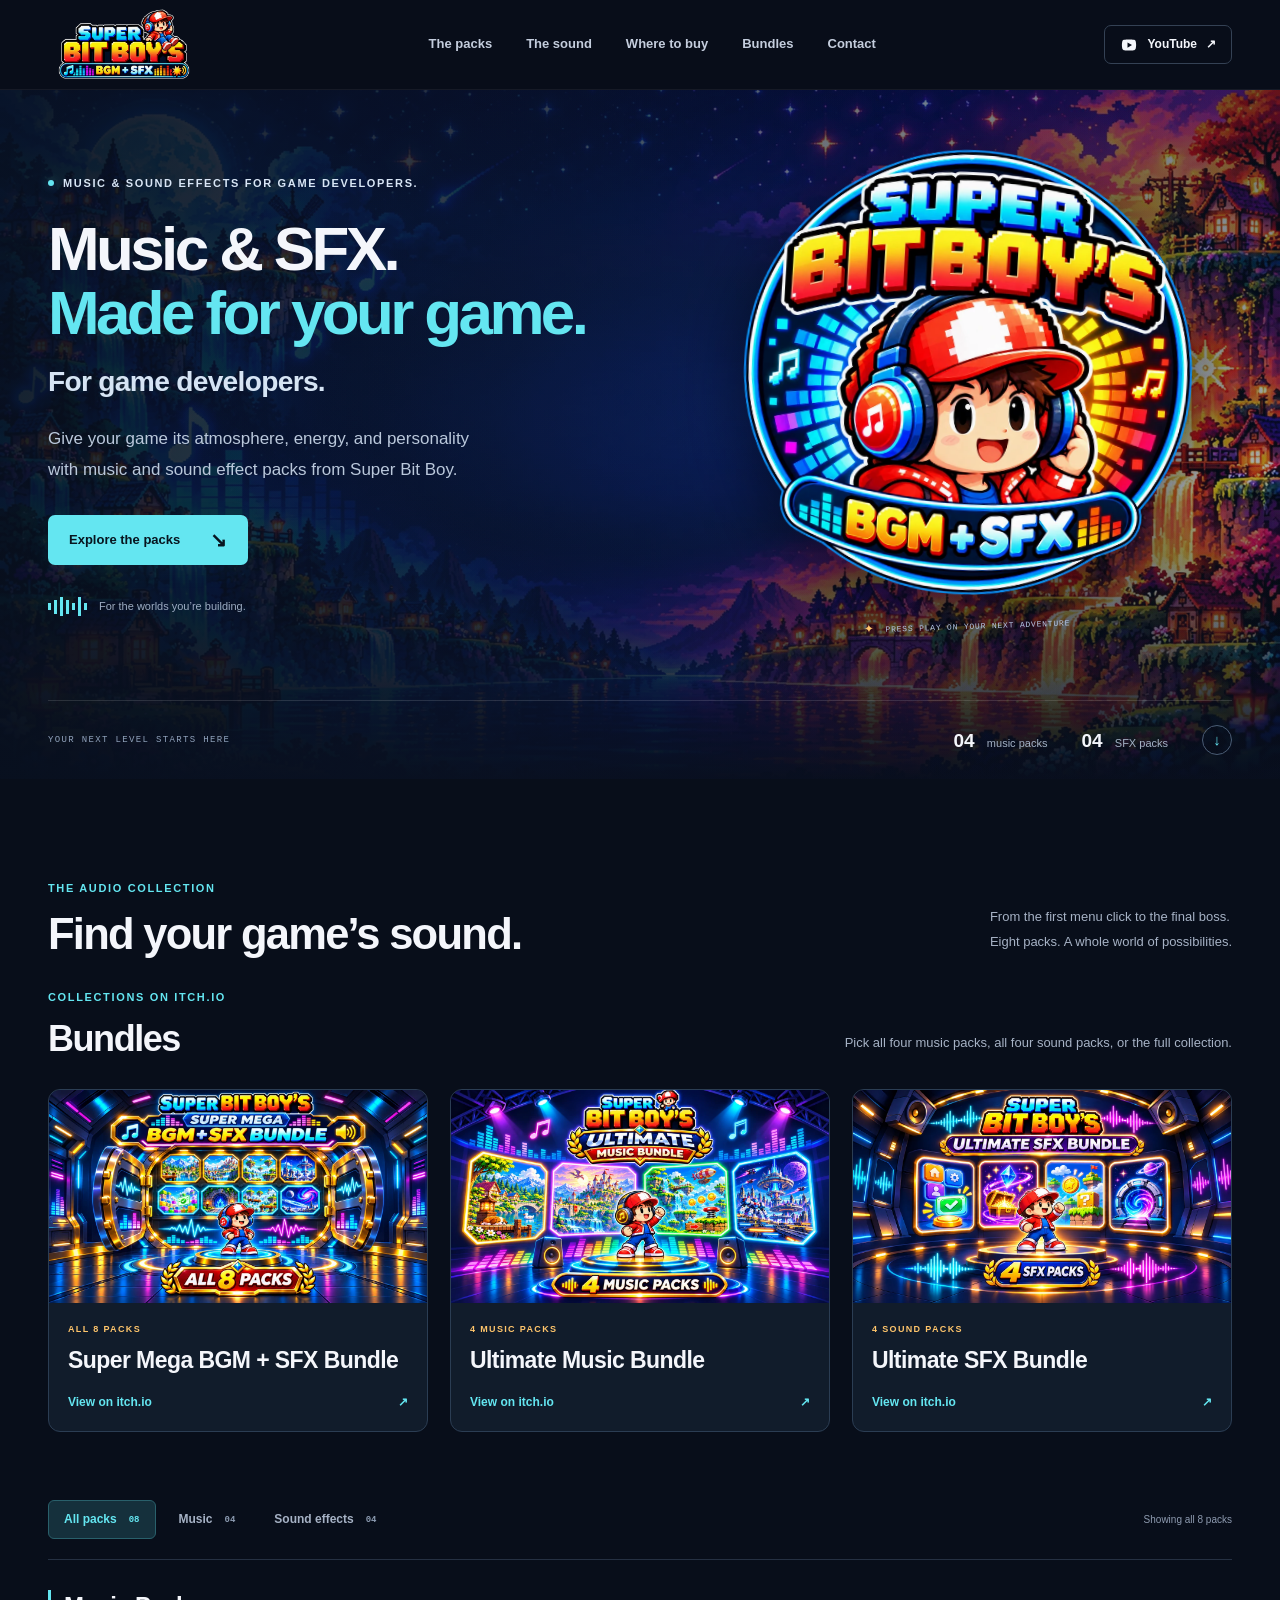
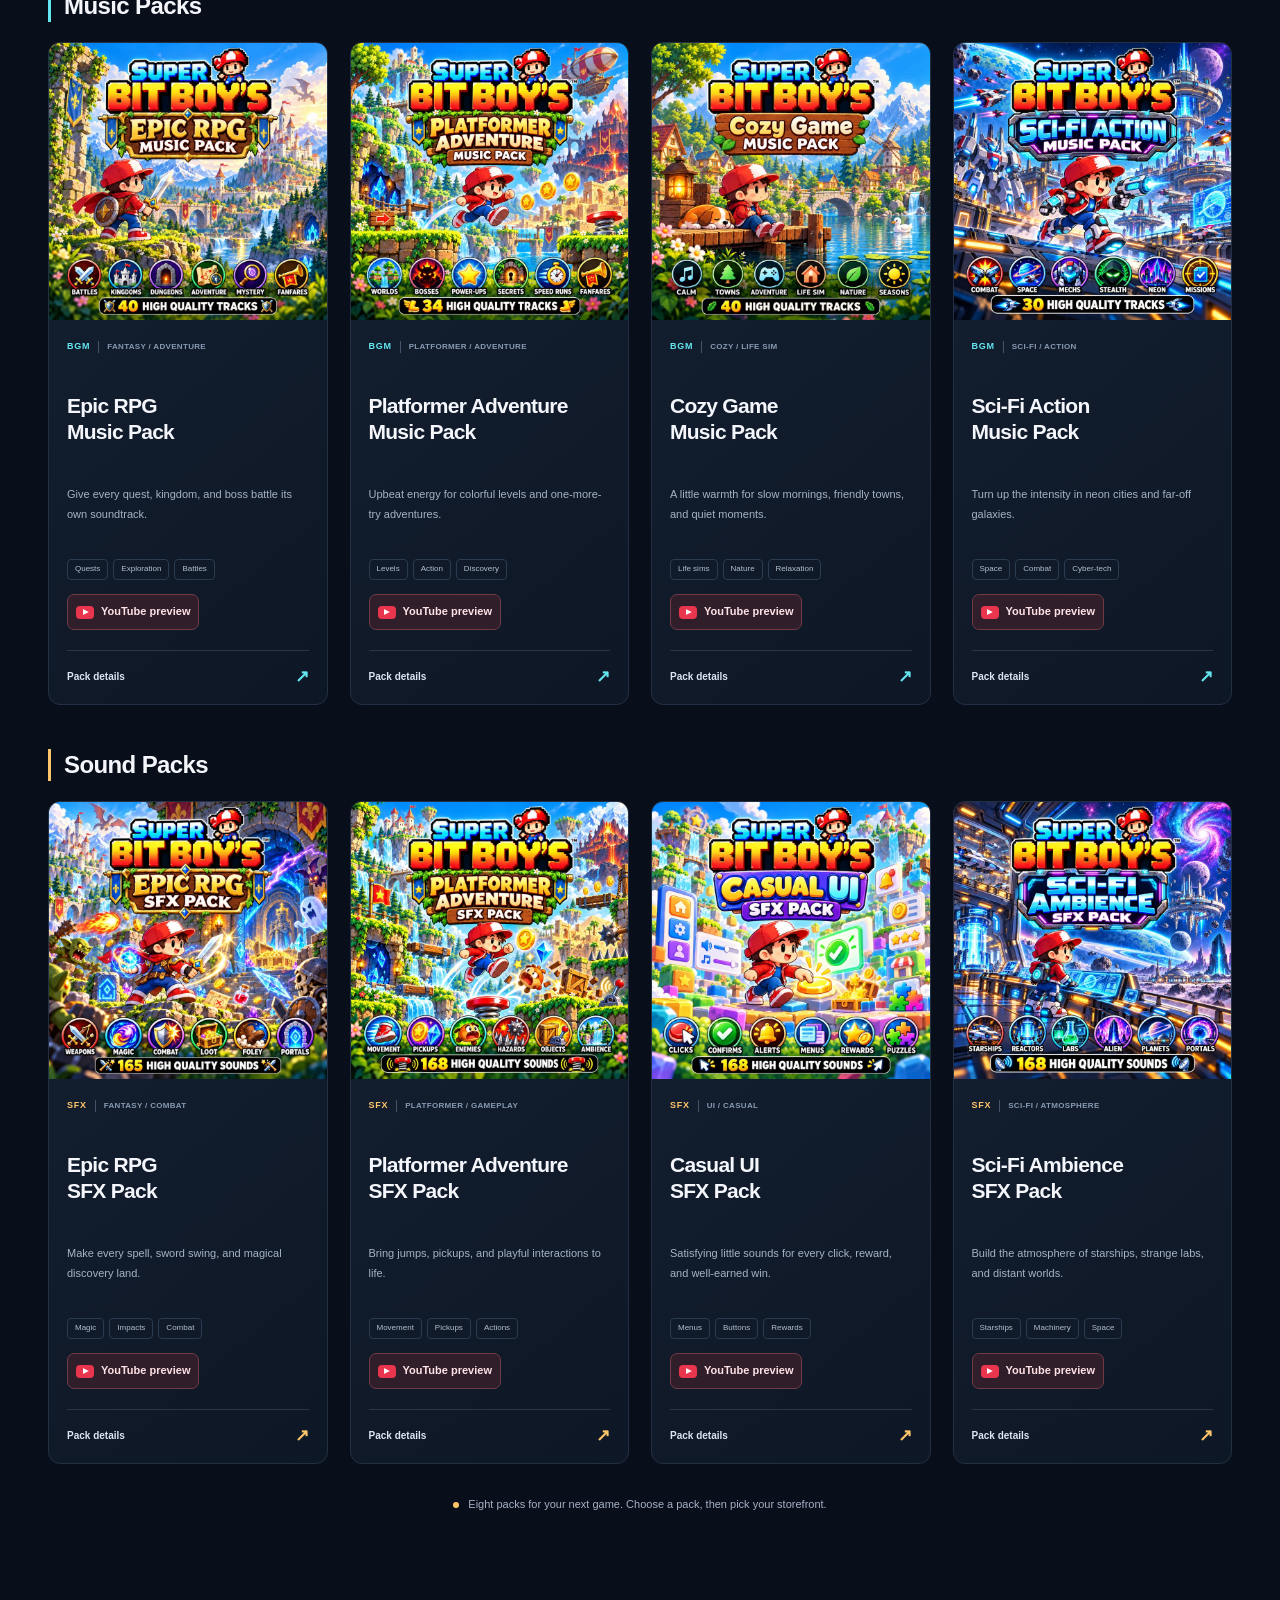
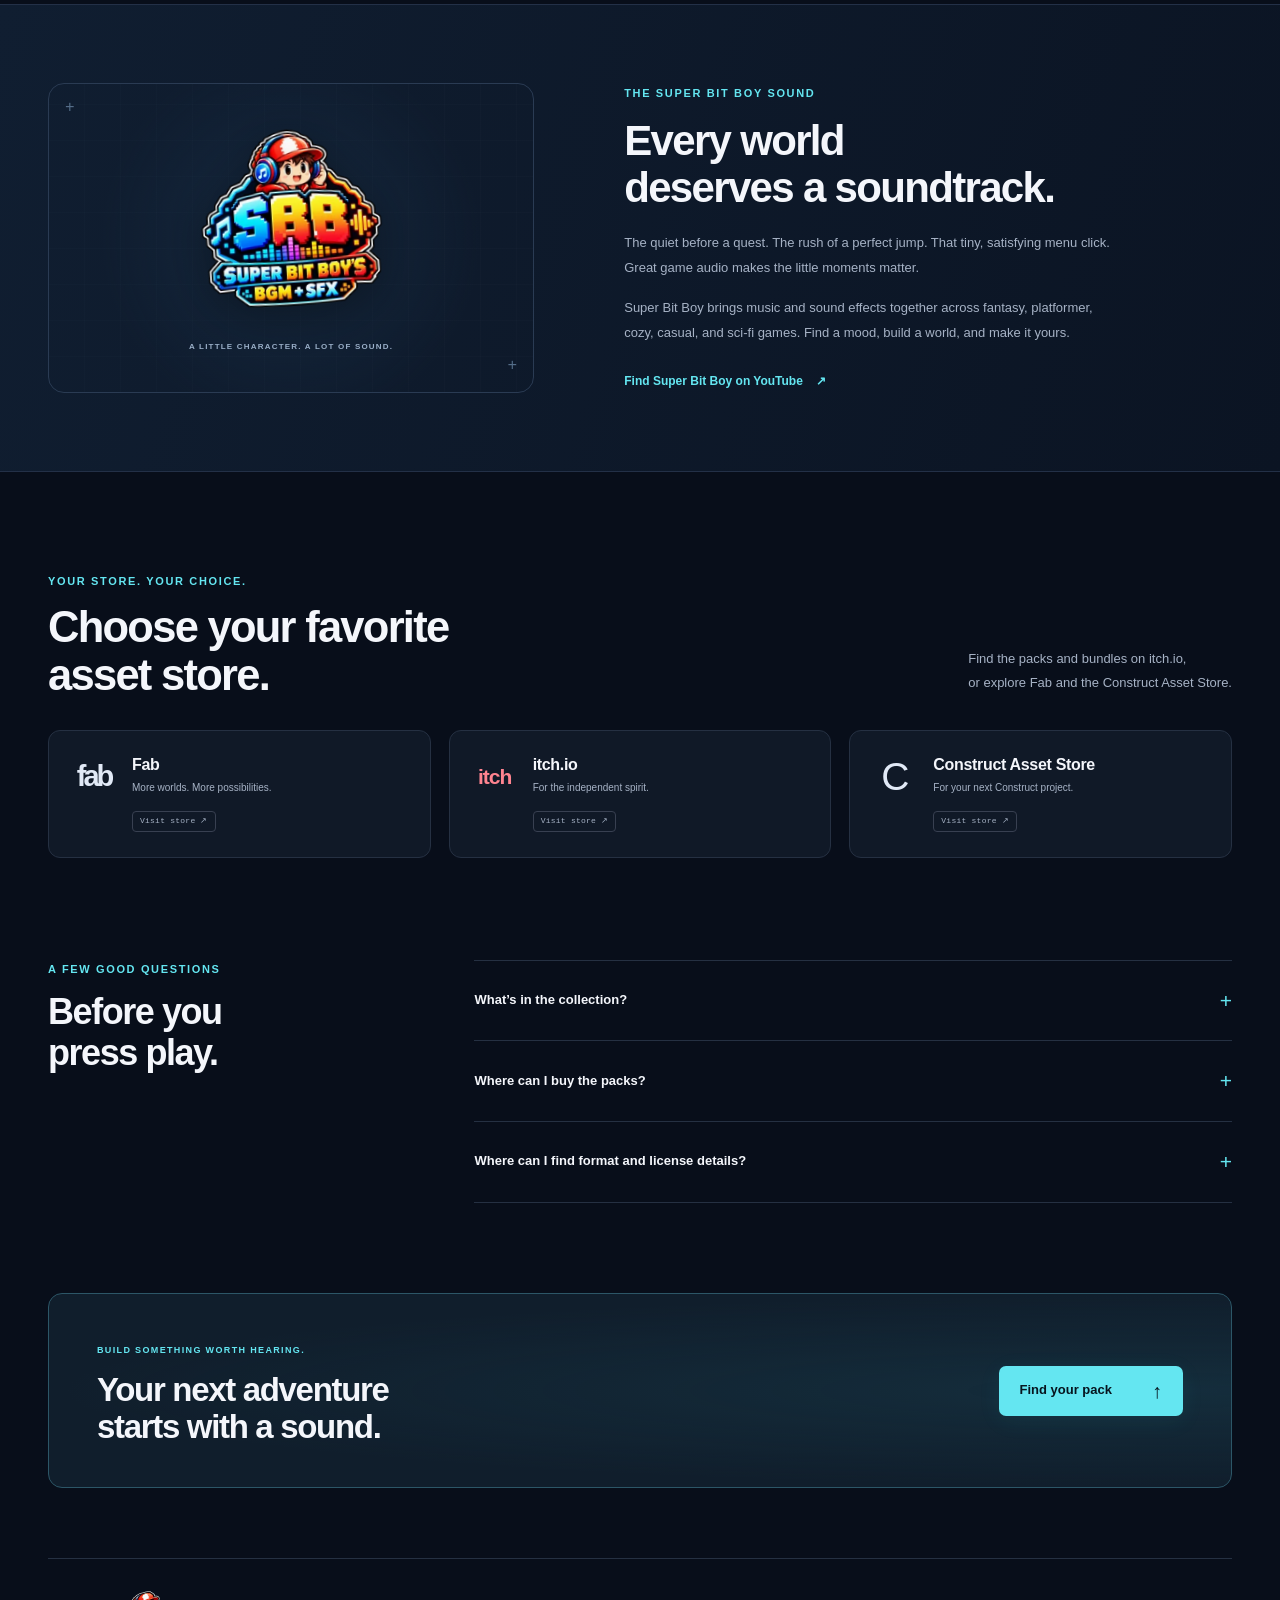
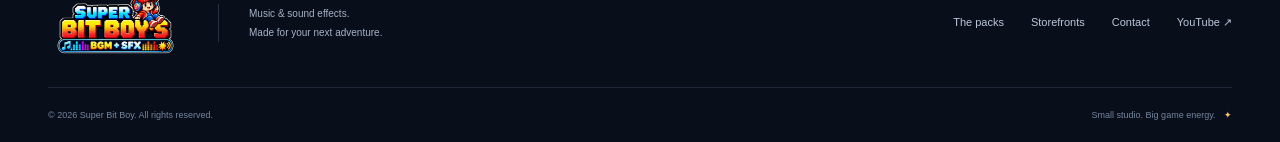
<file: index.html>
<!doctype html>
<html lang="en">
<head>
  <meta charset="utf-8">
  <meta name="viewport" content="width=device-width, initial-scale=1">
  <meta name="theme-color" content="#080e1a">
  <title>Super Bit Boy — Music & Sound Effects for Games</title>
  <meta name="description" content="Find the sound of your next adventure. Explore Super Bit Boy’s four game music packs and four sound effect libraries for cozy worlds, platformers, epic RPGs, and sci-fi games.">
  <meta property="og:title" content="Super Bit Boy — Music &amp; SFX. Made for your game.">
  <meta property="og:description" content="Music and sound effects for the worlds you’re building. Discover all eight Super Bit Boy audio packs.">
  <meta property="og:type" content="website">
  <meta property="og:url" content="https://superbitboy.github.io/">
  <meta property="og:image" content="https://superbitboy.github.io/social-preview.jpg">
  <meta name="twitter:card" content="summary_large_image">
  <link rel="canonical" href="https://superbitboy.github.io/">
  <link rel="icon" href="favicon.png" type="image/png">
  <link rel="preload" href="hero-world.webp" as="image">
  <link rel="stylesheet" href="styles.css?v=bundles-20261111">
  <script src="script.js?v=store-order-20261111" defer></script>
</head>
<body>
  <a class="skip-link" href="#packs">Skip to the packs</a>
  <header class="site-header">
    <div class="shell header-inner">
      <a href="#" class="brand" aria-label="Super Bit Boy home"><img src="logo-wordmark.webp" width="180" height="90" alt="Super Bit Boy’s BGM + SFX"></a>
      <nav aria-label="Main navigation">
        <a href="#packs">The packs</a>
        <a href="#about">The sound</a>
        <a href="#storefronts">Where to buy</a>
        <a href="#bundles">Bundles</a>
        <a href="contact.html">Contact</a>
      </nav>
      <a class="channel-link" aria-label="Super Bit Boy on YouTube" href="https://www.youtube.com/@SuperBitBoyAudio" target="_blank" rel="noopener noreferrer"><svg viewBox="0 0 24 24" aria-hidden="true"><path d="M21 7.2a3 3 0 0 0-2.1-2.1C17 4.6 12 4.6 12 4.6s-5 0-6.9.5A3 3 0 0 0 3 7.2 31 31 0 0 0 2.5 12a31 31 0 0 0 .5 4.8 3 3 0 0 0 2.1 2.1c1.9.5 6.9.5 6.9.5s5 0 6.9-.5a3 3 0 0 0 2.1-2.1 31 31 0 0 0 .5-4.8 31 31 0 0 0-.5-4.8Z"/><path class="play-cutout" d="m10 8.5 6 3.5-6 3.5Z"/></svg><span>YouTube</span><span aria-hidden="true">↗</span></a>
    </div>
  </header>

  <main>
    <section class="hero" aria-labelledby="hero-heading">
      <div class="hero-landscape" aria-hidden="true"></div>
      <div class="shell hero-inner">
        <div class="hero-copy">
          <p class="eyebrow"><span class="signal-dot"></span> Music &amp; sound effects for game developers.</p>
          <h1 id="hero-heading">Music &amp; SFX.<br><span>Made for your game.</span><small>For game developers.</small></h1>
          <p class="hero-description">Give your game its atmosphere, energy, and personality with music and sound effect packs from Super Bit Boy.</p>
          <div class="hero-actions">
            <a href="#packs" class="button button-primary">Explore the packs <span aria-hidden="true">↘</span></a>
          </div>
          <div class="hero-footnote"><span class="mini-wave" aria-hidden="true"><i></i><i></i><i></i><i></i><i></i><i></i><i></i></span> For the worlds you’re building.</div>
        </div>
        <div class="hero-art"><img src="logo-badge.webp" width="650" height="650" alt="Super Bit Boy wearing headphones, surrounded by a colorful audio pulse badge" fetchpriority="high"><span class="art-caption"><span aria-hidden="true">✦</span> PRESS PLAY ON YOUR NEXT ADVENTURE</span></div>
      </div>
      <div class="shell hero-bottom"><span>YOUR NEXT LEVEL STARTS HERE</span><div><span>04 <small>music packs</small></span><span>04 <small>SFX packs</small></span><a href="#packs" aria-label="Scroll to all eight packs">↓</a></div></div>
    </section>

    <section class="catalog section-space shell" id="packs" aria-labelledby="catalog-heading">
      <div class="section-heading">
        <div><p class="eyebrow cyan">The audio collection</p><h2 id="catalog-heading">Find your game’s sound.</h2></div>
        <p>From the first menu click to the final boss.<br>Eight packs. A whole world of possibilities.</p>
      </div>
      <section class="bundle-section" id="bundles" aria-labelledby="bundles-heading">
        <div class="section-heading">
          <div><p class="eyebrow cyan">Collections on itch.io</p><h3 id="bundles-heading">Bundles</h3></div>
          <p>Pick all four music packs, all four sound packs, or the full collection.</p>
        </div>
        <div class="bundle-grid">
          <a class="bundle-card" href="https://itch.io/s/217199/super-bit-boys-super-mega-bgm-sfx-bundle" target="_blank" rel="noopener noreferrer">
            <img src="bundle-super-mega.webp" width="1280" height="720" alt="" loading="lazy" decoding="async">
            <div class="bundle-info"><p class="eyebrow">All 8 packs</p><h4>Super Mega BGM + SFX Bundle</h4><span class="bundle-cta">View on itch.io <span aria-hidden="true">↗</span></span></div>
          </a>
          <a class="bundle-card" href="https://itch.io/s/217195/super-bit-boys-ultimate-music-bundle" target="_blank" rel="noopener noreferrer">
            <img src="bundle-ultimate-music.webp" width="1280" height="720" alt="" loading="lazy" decoding="async">
            <div class="bundle-info"><p class="eyebrow">4 music packs</p><h4>Ultimate Music Bundle</h4><span class="bundle-cta">View on itch.io <span aria-hidden="true">↗</span></span></div>
          </a>
          <a class="bundle-card" href="https://itch.io/s/217196/super-bit-boys-ultimate-sfx-bundle" target="_blank" rel="noopener noreferrer">
            <img src="bundle-ultimate-sfx.webp" width="1280" height="720" alt="" loading="lazy" decoding="async">
            <div class="bundle-info"><p class="eyebrow">4 sound packs</p><h4>Ultimate SFX Bundle</h4><span class="bundle-cta">View on itch.io <span aria-hidden="true">↗</span></span></div>
          </a>
        </div>
      </section>
      <div class="catalog-toolbar">
        <div class="filters" role="group" aria-label="Filter audio packs">
          <button type="button" class="filter active" data-filter="all" aria-pressed="true">All packs <span>08</span></button>
          <button type="button" class="filter" data-filter="music" aria-pressed="false">Music <span>04</span></button>
          <button type="button" class="filter" data-filter="sfx" aria-pressed="false">Sound effects <span>04</span></button>
        </div>
        <span class="result-count" role="status" aria-live="polite">Showing all 8 packs</span>
      </div>
      <section class="pack-group" data-pack-group="music" aria-labelledby="music-packs-heading">
        <h3 class="pack-group-heading" id="music-packs-heading">Music Packs</h3>
        <div class="pack-grid">
        <article class="pack-card" data-id="epic-music" data-type="music">
          <div class="cover-art"><img src="pack-epic-rpg-music.webp" width="800" height="800" loading="lazy" alt="Super Bit Boy’s Epic RPG Music Pack cover: a fantasy kingdom and a hero overlooking a river"><span class="cover-action" aria-hidden="true">Explore pack ↗</span></div>
          <div class="pack-info"><p class="pack-category">BGM <span>Fantasy / Adventure</span></p><h4 class="pack-title">Epic RPG<br>Music Pack</h4><p class="pack-description">Give every quest, kingdom, and boss battle its own soundtrack.</p><div class="pack-tags"><span>Quests</span><span>Exploration</span><span>Battles</span></div><a class="preview-link" href="https://youtu.be/A2XPcr0JZfk" target="_blank" rel="noopener noreferrer" aria-label="Watch the Epic RPG Music Pack preview on YouTube"><span class="preview-play" aria-hidden="true">▶</span><span>YouTube preview</span></a><button class="details-link card-open" type="button" data-open="epic-music" aria-label="Explore Super Bit Boy’s Epic RPG Music Pack" aria-haspopup="dialog" aria-controls="pack-dialog">Pack details <span aria-hidden="true">↗</span></button></div>
        </article>
        <article class="pack-card" data-id="platformer-music" data-type="music">
          <div class="cover-art"><img src="pack-platformer-music.webp" width="800" height="800" loading="lazy" alt="Super Bit Boy’s Platformer Adventure Music Pack cover: a colorful platforming world with coins, castles, and an airship"><span class="cover-action" aria-hidden="true">Explore pack ↗</span></div>
          <div class="pack-info"><p class="pack-category">BGM <span>Platformer / Adventure</span></p><h4 class="pack-title">Platformer Adventure<br>Music Pack</h4><p class="pack-description">Upbeat energy for colorful levels and one-more-try adventures.</p><div class="pack-tags"><span>Levels</span><span>Action</span><span>Discovery</span></div><a class="preview-link" href="https://youtu.be/7VGKNUa0sGg" target="_blank" rel="noopener noreferrer" aria-label="Watch the Platformer Adventure Music Pack preview on YouTube"><span class="preview-play" aria-hidden="true">▶</span><span>YouTube preview</span></a><button class="details-link card-open" type="button" data-open="platformer-music" aria-label="Explore Super Bit Boy’s Platformer Adventure Music Pack" aria-haspopup="dialog" aria-controls="pack-dialog">Pack details <span aria-hidden="true">↗</span></button></div>
        </article>
        <article class="pack-card" data-id="cozy-music" data-type="music">
          <div class="cover-art"><img src="pack-cozy-music.webp" width="800" height="800" loading="lazy" alt="Super Bit Boy’s Cozy Game Music Pack cover: a peaceful lakeside village and a boy relaxing with a dog"><span class="cover-action" aria-hidden="true">Explore pack ↗</span></div>
          <div class="pack-info"><p class="pack-category">BGM <span>Cozy / Life Sim</span></p><h4 class="pack-title">Cozy Game<br>Music Pack</h4><p class="pack-description">A little warmth for slow mornings, friendly towns, and quiet moments.</p><div class="pack-tags"><span>Life sims</span><span>Nature</span><span>Relaxation</span></div><a class="preview-link" href="https://youtu.be/aCX2YBzei1s" target="_blank" rel="noopener noreferrer" aria-label="Watch the Cozy Game Music Pack preview on YouTube"><span class="preview-play" aria-hidden="true">▶</span><span>YouTube preview</span></a><button class="details-link card-open" type="button" data-open="cozy-music" aria-label="Explore Super Bit Boy’s Cozy Game Music Pack" aria-haspopup="dialog" aria-controls="pack-dialog">Pack details <span aria-hidden="true">↗</span></button></div>
        </article>
        <article class="pack-card" data-id="scifi-music" data-type="music">
          <div class="cover-art"><img src="pack-scifi-music.webp" width="800" height="800" loading="lazy" alt="Super Bit Boy’s Sci-Fi Action Music Pack cover: a futuristic city, spacecraft, and a hero with a blaster"><span class="cover-action" aria-hidden="true">Explore pack ↗</span></div>
          <div class="pack-info"><p class="pack-category">BGM <span>Sci-Fi / Action</span></p><h4 class="pack-title">Sci-Fi Action<br>Music Pack</h4><p class="pack-description">Turn up the intensity in neon cities and far-off galaxies.</p><div class="pack-tags"><span>Space</span><span>Combat</span><span>Cyber-tech</span></div><a class="preview-link" href="https://youtu.be/1FHyv8AVSOw" target="_blank" rel="noopener noreferrer" aria-label="Watch the Sci-Fi Action Music Pack preview on YouTube"><span class="preview-play" aria-hidden="true">▶</span><span>YouTube preview</span></a><button class="details-link card-open" type="button" data-open="scifi-music" aria-label="Explore Super Bit Boy’s Sci-Fi Action Music Pack" aria-haspopup="dialog" aria-controls="pack-dialog">Pack details <span aria-hidden="true">↗</span></button></div>
        </article>
        </div>
      </section>
      <section class="pack-group" data-pack-group="sfx" aria-labelledby="sound-packs-heading">
        <h3 class="pack-group-heading" id="sound-packs-heading">Sound Packs</h3>
        <div class="pack-grid">
        <article class="pack-card sfx" data-id="epic-sfx" data-type="sfx">
          <div class="cover-art"><img src="pack-epic-rpg-sfx.webp" width="800" height="800" loading="lazy" alt="Super Bit Boy’s Epic RPG SFX Pack cover: a hero with a glowing sword and magical fantasy effects"><span class="cover-action" aria-hidden="true">Explore pack ↗</span></div>
          <div class="pack-info"><p class="pack-category">SFX <span>Fantasy / Combat</span></p><h4 class="pack-title">Epic RPG<br>SFX Pack</h4><p class="pack-description">Make every spell, sword swing, and magical discovery land.</p><div class="pack-tags"><span>Magic</span><span>Impacts</span><span>Combat</span></div><a class="preview-link" href="https://youtu.be/gAl2kveKrM0" target="_blank" rel="noopener noreferrer" aria-label="Watch the Epic RPG SFX Pack preview on YouTube"><span class="preview-play" aria-hidden="true">▶</span><span>YouTube preview</span></a><button class="details-link card-open" type="button" data-open="epic-sfx" aria-label="Explore Super Bit Boy’s Epic RPG SFX Pack" aria-haspopup="dialog" aria-controls="pack-dialog">Pack details <span aria-hidden="true">↗</span></button></div>
        </article>
        <article class="pack-card sfx" data-id="platformer-sfx" data-type="sfx">
          <div class="cover-art"><img src="pack-platformer-sfx.webp" width="800" height="800" loading="lazy" alt="Super Bit Boy’s Platformer Adventure SFX Pack cover: a jumping hero, coins, springs, and colorful levels"><span class="cover-action" aria-hidden="true">Explore pack ↗</span></div>
          <div class="pack-info"><p class="pack-category">SFX <span>Platformer / Gameplay</span></p><h4 class="pack-title">Platformer Adventure<br>SFX Pack</h4><p class="pack-description">Bring jumps, pickups, and playful interactions to life.</p><div class="pack-tags"><span>Movement</span><span>Pickups</span><span>Actions</span></div><a class="preview-link" href="https://youtu.be/pwd_7sfsOOM" target="_blank" rel="noopener noreferrer" aria-label="Watch the Platformer Adventure SFX Pack preview on YouTube"><span class="preview-play" aria-hidden="true">▶</span><span>YouTube preview</span></a><button class="details-link card-open" type="button" data-open="platformer-sfx" aria-label="Explore Super Bit Boy’s Platformer Adventure SFX Pack" aria-haspopup="dialog" aria-controls="pack-dialog">Pack details <span aria-hidden="true">↗</span></button></div>
        </article>
        <article class="pack-card sfx" data-id="ui-sfx" data-type="sfx">
          <div class="cover-art"><img src="pack-ui-sfx.webp" width="800" height="800" loading="lazy" alt="Super Bit Boy’s Casual UI SFX Pack cover: bright menu icons, buttons, stars, and rewards"><span class="cover-action" aria-hidden="true">Explore pack ↗</span></div>
          <div class="pack-info"><p class="pack-category">SFX <span>UI / Casual</span></p><h4 class="pack-title">Casual UI<br>SFX Pack</h4><p class="pack-description">Satisfying little sounds for every click, reward, and well-earned win.</p><div class="pack-tags"><span>Menus</span><span>Buttons</span><span>Rewards</span></div><a class="preview-link" href="https://youtu.be/GcvU8d2P8Kk" target="_blank" rel="noopener noreferrer" aria-label="Watch the Casual UI SFX Pack preview on YouTube"><span class="preview-play" aria-hidden="true">▶</span><span>YouTube preview</span></a><button class="details-link card-open" type="button" data-open="ui-sfx" aria-label="Explore Super Bit Boy’s Casual UI SFX Pack" aria-haspopup="dialog" aria-controls="pack-dialog">Pack details <span aria-hidden="true">↗</span></button></div>
        </article>
        <article class="pack-card sfx" data-id="scifi-sfx" data-type="sfx">
          <div class="cover-art"><img src="pack-scifi-sfx.webp" width="800" height="800" loading="lazy" alt="Super Bit Boy’s Sci-Fi Ambience SFX Pack cover: a space station, glowing portals, and distant planets"><span class="cover-action" aria-hidden="true">Explore pack ↗</span></div>
          <div class="pack-info"><p class="pack-category">SFX <span>Sci-Fi / Atmosphere</span></p><h4 class="pack-title">Sci-Fi Ambience<br>SFX Pack</h4><p class="pack-description">Build the atmosphere of starships, strange labs, and distant worlds.</p><div class="pack-tags"><span>Starships</span><span>Machinery</span><span>Space</span></div><a class="preview-link" href="https://youtu.be/keBnncFh3bg" target="_blank" rel="noopener noreferrer" aria-label="Watch the Sci-Fi Ambience SFX Pack preview on YouTube"><span class="preview-play" aria-hidden="true">▶</span><span>YouTube preview</span></a><button class="details-link card-open" type="button" data-open="scifi-sfx" aria-label="Explore Super Bit Boy’s Sci-Fi Ambience SFX Pack" aria-haspopup="dialog" aria-controls="pack-dialog">Pack details <span aria-hidden="true">↗</span></button></div>
        </article>
        </div>
      </section>
      <noscript><p class="notice">All eight packs are shown above. Enable JavaScript to filter the collection and open pack details, or choose a storefront below.</p></noscript>
      <p class="catalog-note"><span class="signal-dot amber"></span> Eight packs for your next game. Choose a pack, then pick your storefront.</p>
    </section>

    <section class="sound-section" id="about" aria-labelledby="sound-heading">
      <div class="shell sound-inner">
        <div class="sound-brand"><img src="logo-crest.webp" width="170" height="170" loading="lazy" alt="Super Bit Boy SBB sound core crest"><span class="eyebrow">A little character. A lot of sound.</span></div>
        <div class="sound-copy"><p class="eyebrow cyan">The Super Bit Boy sound</p><h2 id="sound-heading">Every world<br>deserves a soundtrack.</h2><p>The quiet before a quest. The rush of a perfect jump. That tiny, satisfying menu click. Great game audio makes the little moments matter.</p><p>Super Bit Boy brings music and sound effects together across fantasy, platformer, cozy, casual, and sci-fi games. Find a mood, build a world, and make it yours.</p><a class="text-link" href="https://www.youtube.com/@SuperBitBoyAudio" target="_blank" rel="noopener noreferrer">Find Super Bit Boy on YouTube <span aria-hidden="true">↗</span></a></div>
      </div>
    </section>

    <section class="store-section section-space shell" id="storefronts" aria-labelledby="store-heading">
      <div class="section-heading"><div><p class="eyebrow cyan">Your store. Your choice.</p><h2 id="store-heading">Choose your favorite<br>asset store.</h2></div><p>Find the packs and bundles on itch.io,<br>or explore Fab and the Construct Asset Store.</p></div>
      <div class="store-grid">
        <a class="store-card" href="https://www.fab.com/" target="_blank" rel="noopener noreferrer"><span class="store-symbol fab" aria-hidden="true">fab</span><div><h3>Fab</h3><p>More worlds. More possibilities.</p></div><span class="status-badge">Visit store ↗</span></a>
        <a class="store-card" href="https://superbitboy.itch.io/" target="_blank" rel="noopener noreferrer"><span class="store-symbol itch" aria-hidden="true">itch</span><div><h3>itch.io</h3><p>For the independent spirit.</p></div><span class="status-badge">Visit store ↗</span></a>
        <a class="store-card" href="https://www.construct.net/en/game-assets" target="_blank" rel="noopener noreferrer"><span class="store-symbol" aria-hidden="true">C</span><div><h3>Construct Asset Store</h3><p>For your next Construct project.</p></div><span class="status-badge">Visit store ↗</span></a>
      </div>
    </section>

    <section class="faq-section shell" aria-labelledby="faq-heading">
      <div><p class="eyebrow cyan">A few good questions</p><h2 id="faq-heading">Before you<br> press play.</h2></div>
      <div class="faq-list">
        <details><summary>What’s in the collection?<span aria-hidden="true">+</span></summary><p>There are four BGM packs: Epic RPG, Platformer Adventure, Cozy Game, and Sci-Fi Action. The four SFX packs are Epic RPG, Platformer Adventure, Casual UI, and Sci-Fi Ambience. Open a pack above to explore its theme and intended uses.</p></details>
        <details><summary>Where can I buy the packs?<span aria-hidden="true">+</span></summary><p>Shop Super Bit Boy packs on itch.io. You can also browse Fab and the Construct Asset Store from the storefront links above. Check each product listing for pricing, formats, and license details.</p></details>
        <details><summary>Where can I find format and license details?<span aria-hidden="true">+</span></summary><p>Check the documentation and license supplied with the edition you choose, along with its store listing. Formats, included files, and usage terms may vary by edition and storefront.</p></details>
      </div>
    </section>

    <section class="closing shell"><div><span class="eyebrow">Build something worth hearing.</span><h2>Your next adventure<br>starts with a sound.</h2></div><a href="#packs" class="button button-primary">Find your pack <span aria-hidden="true">↑</span></a></section>
  </main>

  <footer class="site-footer shell">
    <div class="footer-top"><a href="#" aria-label="Super Bit Boy home"><img src="logo-wordmark.webp" alt="Super Bit Boy’s BGM + SFX" width="170" height="85" loading="lazy"></a><p>Music & sound effects.<br>Made for your next adventure.</p><nav aria-label="Footer navigation"><a href="#packs">The packs</a><a href="#storefronts">Storefronts</a><a href="contact.html">Contact</a><a href="https://www.youtube.com/@SuperBitBoyAudio" target="_blank" rel="noopener noreferrer">YouTube ↗</a></nav></div>
    <div class="footer-bottom"><span>© <span id="year">2026</span> Super Bit Boy. All rights reserved.</span><span>Small studio. Big game energy. <span class="tiny-spark" aria-hidden="true">✦</span></span></div>
  </footer>

  <dialog class="pack-dialog" id="pack-dialog" aria-labelledby="dialog-title" aria-describedby="dialog-description">
    <button type="button" class="dialog-close" aria-label="Close pack details">×</button>
    <div class="dialog-grid"><img id="dialog-image" src="pack-epic-rpg-music.webp" alt="" width="800" height="800"><div id="dialog-player" class="dialog-player" hidden></div><div class="dialog-copy"><p class="eyebrow cyan" id="dialog-category"></p><p class="dialog-brand">Super Bit Boy’s</p><h2 id="dialog-title"></h2><p id="dialog-description"></p><p class="dialog-label">Set the scene for</p><div class="pack-tags" id="dialog-tags"></div><div id="dialog-preview" hidden></div><div class="dialog-stores"><p class="dialog-label">Choose your storefront</p><div id="dialog-store-links"></div><p class="dialog-store-note">Check your chosen store for pricing, included formats, and license details.</p></div></div></div>
  </dialog>
</body>
</html>
</file>
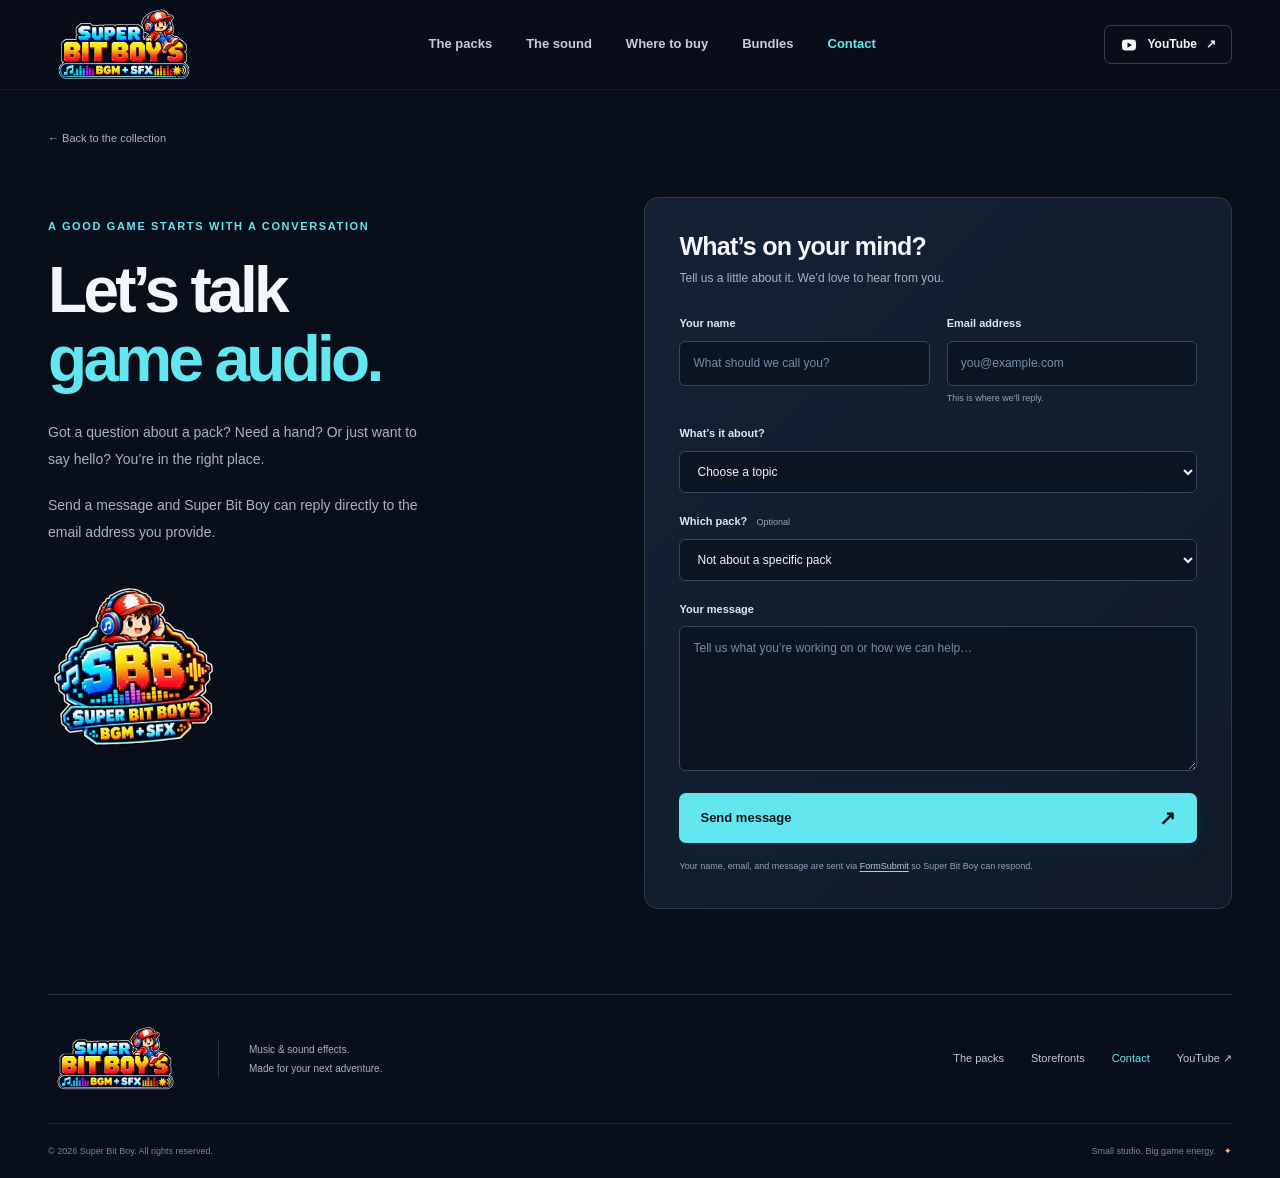
<file: contact.html>
<!doctype html>
<html lang="en">
<head>
  <meta charset="utf-8">
  <meta name="viewport" content="width=device-width, initial-scale=1">
  <meta name="theme-color" content="#080e1a">
  <title>Contact Super Bit Boy — Let’s Talk Game Audio</title>
  <meta name="description" content="Have a question about Super Bit Boy’s game music or sound effect packs? Get in touch about a pack, support, or your next game.">
  <link rel="canonical" href="https://superbitboy.github.io/contact.html">
  <link rel="icon" href="favicon.png" type="image/png">
  <link rel="stylesheet" href="styles.css?v=bundles-20261111">
  <link rel="stylesheet" href="contact.css">
  <script src="contact.js?v=delivery-wait-20261111" defer></script>
</head>
<body>
  <a class="skip-link" href="#contact-form">Skip to the contact form</a>
  <header class="site-header">
    <div class="shell header-inner">
      <a href="index.html" class="brand" aria-label="Super Bit Boy home"><img src="logo-wordmark.webp" width="180" height="90" alt="Super Bit Boy’s BGM + SFX"></a>
      <nav aria-label="Main navigation"><a href="index.html#packs">The packs</a><a href="index.html#about">The sound</a><a href="index.html#storefronts">Where to buy</a><a href="index.html#bundles">Bundles</a><a href="contact.html" aria-current="page">Contact</a></nav>
      <a class="channel-link" href="https://www.youtube.com/@SuperBitBoyAudio" target="_blank" rel="noopener noreferrer" aria-label="Super Bit Boy on YouTube"><svg viewBox="0 0 24 24" aria-hidden="true"><path d="M21 7.2a3 3 0 0 0-2.1-2.1C17 4.6 12 4.6 12 4.6s-5 0-6.9.5A3 3 0 0 0 3 7.2 31 31 0 0 0 2.5 12a31 31 0 0 0 .5 4.8 3 3 0 0 0 2.1 2.1c1.9.5 6.9.5 6.9.5s5 0 6.9-.5a3 3 0 0 0 2.1-2.1 31 31 0 0 0 .5-4.8 31 31 0 0 0-.5-4.8Z"/><path class="play-cutout" d="m10 8.5 6 3.5-6 3.5Z"/></svg><span>YouTube</span><span aria-hidden="true">↗</span></a>
    </div>
  </header>
  <main class="contact-main shell">
    <a class="back-link" href="index.html">← Back to the collection</a>
    <div class="contact-layout">
      <section class="contact-intro" aria-labelledby="contact-heading">
        <p class="eyebrow cyan">A good game starts with a conversation</p>
        <h1 id="contact-heading">Let’s talk<br><span>game audio.</span></h1>
        <p>Got a question about a pack? Need a hand? Or just want to say hello? You’re in the right place.</p>
        <p>Send a message and Super Bit Boy can reply directly to the email address you provide.</p>
        <img class="contact-mascot" src="logo-crest.webp" width="180" height="180" alt="Super Bit Boy wearing headphones above the SBB crest">
      </section>
      <section class="contact-panel" aria-labelledby="form-heading">
        <h2 id="form-heading">What’s on your mind?</h2>
        <p class="form-intro">Tell us a little about it. We’d love to hear from you.</p>
        <form id="contact-form" action="https://formsubmit.co/superbitboy@outlook.com" method="POST">
          <input type="hidden" name="_subject" value="Super Bit Boy — website enquiry">
          <input type="hidden" name="_template" value="table">
          <input type="hidden" name="_next" value="https://superbitboy.github.io/thanks.html">
          <div class="form-honey" aria-hidden="true"><label for="website">Leave this field empty</label><input id="website" type="text" name="_honey" tabindex="-1" autocomplete="off"></div>
          <div class="form-row">
            <div class="form-field"><label for="name">Your name</label><input id="name" name="name" autocomplete="name" required maxlength="100" placeholder="What should we call you?"></div>
            <div class="form-field"><label for="email">Email address</label><input id="email" name="email" type="email" autocomplete="email" required maxlength="254" placeholder="you@example.com"><span class="field-hint">This is where we’ll reply.</span></div>
          </div>
          <div class="form-field"><label for="topic">What’s it about?</label><select id="topic" name="topic" required><option value="" disabled selected>Choose a topic</option><option>General question</option><option>Help with a pack</option><option>Formats or licensing</option><option>Something else</option></select></div>
          <div class="form-field"><label for="pack">Which pack? <span class="optional">Optional</span></label><select id="pack" name="pack"><option value="Not pack-specific">Not about a specific pack</option><optgroup label="Music packs"><option>Epic RPG Music Pack</option><option>Platformer Adventure Music Pack</option><option>Cozy Game Music Pack</option><option>Sci-Fi Action Music Pack</option></optgroup><optgroup label="Sound effect packs"><option>Epic RPG SFX Pack</option><option>Platformer Adventure SFX Pack</option><option>Casual UI SFX Pack</option><option>Sci-Fi Ambience SFX Pack</option></optgroup></select></div>
          <div class="form-field"><label for="message">Your message</label><textarea id="message" name="message" rows="6" required minlength="10" maxlength="10000" placeholder="Tell us what you’re working on or how we can help…"></textarea></div>
          <div class="form-feedback" id="form-feedback" role="alert" tabindex="-1" hidden></div>
          <button class="button button-primary contact-submit" type="submit">Send message <span aria-hidden="true">↗</span></button>
          <p class="form-note">Your name, email, and message are sent via <a href="https://formsubmit.co/privacy.pdf" target="_blank" rel="noopener noreferrer">FormSubmit</a> so Super Bit Boy can respond.</p>
        </form>
      </section>
    </div>
  </main>
  <footer class="site-footer shell">
    <div class="footer-top"><a href="index.html" aria-label="Super Bit Boy home"><img src="logo-wordmark.webp" alt="Super Bit Boy’s BGM + SFX" width="170" height="85" loading="lazy"></a><p>Music & sound effects.<br>Made for your next adventure.</p><nav aria-label="Footer navigation"><a href="index.html#packs">The packs</a><a href="index.html#storefronts">Storefronts</a><a href="contact.html" aria-current="page">Contact</a><a href="https://www.youtube.com/@SuperBitBoyAudio" target="_blank" rel="noopener noreferrer">YouTube ↗</a></nav></div>
    <div class="footer-bottom"><span>© <span id="year">2026</span> Super Bit Boy. All rights reserved.</span><span>Small studio. Big game energy. <span class="tiny-spark" aria-hidden="true">✦</span></span></div>
  </footer>
</body>
</html>
</file>
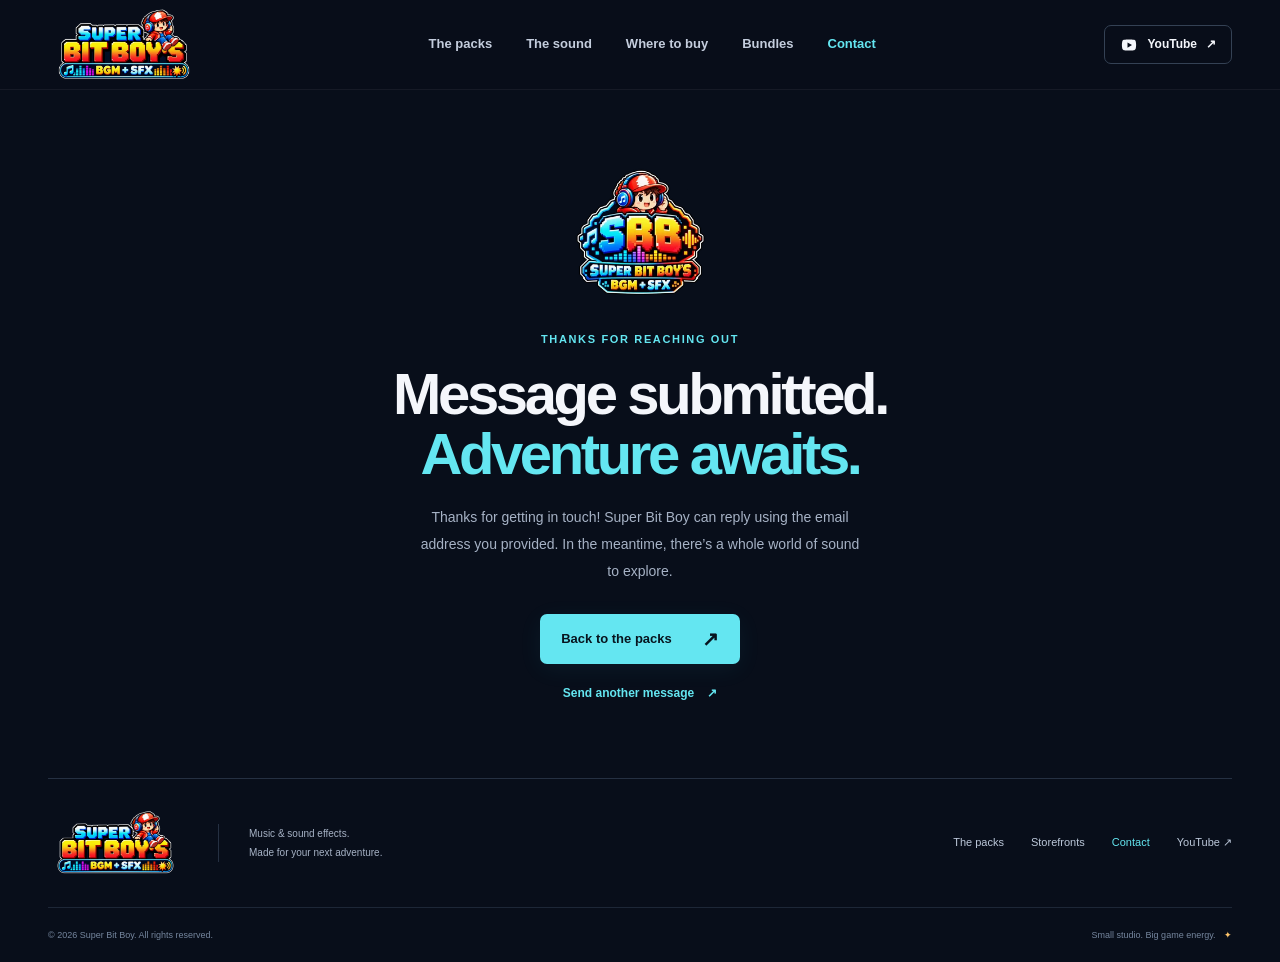
<file: thanks.html>
<!doctype html>
<html lang="en">
<head>
  <meta charset="utf-8">
  <meta name="viewport" content="width=device-width, initial-scale=1">
  <meta name="theme-color" content="#080e1a">
  <meta name="robots" content="noindex">
  <title>Thanks for Reaching Out — Super Bit Boy</title>
  <meta name="description" content="Thanks for contacting Super Bit Boy. Your message has been submitted.">
  <link rel="canonical" href="https://superbitboy.github.io/thanks.html">
  <link rel="icon" href="favicon.png" type="image/png">
  <link rel="stylesheet" href="styles.css?v=bundles-20261111">
  <link rel="stylesheet" href="contact.css">
</head>
<body>
  <a class="skip-link" href="#thanks">Skip to the confirmation</a>
  <header class="site-header">
    <div class="shell header-inner">
      <a href="index.html" class="brand" aria-label="Super Bit Boy home"><img src="logo-wordmark.webp" width="180" height="90" alt="Super Bit Boy’s BGM + SFX"></a>
      <nav aria-label="Main navigation"><a href="index.html#packs">The packs</a><a href="index.html#about">The sound</a><a href="index.html#storefronts">Where to buy</a><a href="index.html#bundles">Bundles</a><a href="contact.html" aria-current="page">Contact</a></nav>
      <a class="channel-link" href="https://www.youtube.com/@SuperBitBoyAudio" target="_blank" rel="noopener noreferrer" aria-label="Super Bit Boy on YouTube"><svg viewBox="0 0 24 24" aria-hidden="true"><path d="M21 7.2a3 3 0 0 0-2.1-2.1C17 4.6 12 4.6 12 4.6s-5 0-6.9.5A3 3 0 0 0 3 7.2 31 31 0 0 0 2.5 12a31 31 0 0 0 .5 4.8 3 3 0 0 0 2.1 2.1c1.9.5 6.9.5 6.9.5s5 0 6.9-.5a3 3 0 0 0 2.1-2.1 31 31 0 0 0 .5-4.8 31 31 0 0 0-.5-4.8Z"/><path class="play-cutout" d="m10 8.5 6 3.5-6 3.5Z"/></svg><span>YouTube</span><span aria-hidden="true">↗</span></a>
    </div>
  </header>
  <main id="thanks" class="thank-you shell">
    <img src="logo-crest.webp" width="135" height="135" alt="Super Bit Boy SBB sound core crest">
    <p class="eyebrow cyan">Thanks for reaching out</p>
    <h1>Message submitted.<br><span>Adventure awaits.</span></h1>
    <p>Thanks for getting in touch! Super Bit Boy can reply using the email address you provided. In the meantime, there’s a whole world of sound to explore.</p>
    <a class="button button-primary" href="index.html#packs">Back to the packs <span aria-hidden="true">↗</span></a>
    <a class="text-link" href="contact.html">Send another message <span aria-hidden="true">↗</span></a>
  </main>
  <footer class="site-footer shell">
    <div class="footer-top"><a href="index.html" aria-label="Super Bit Boy home"><img src="logo-wordmark.webp" alt="Super Bit Boy’s BGM + SFX" width="170" height="85" loading="lazy"></a><p>Music & sound effects.<br>Made for your next adventure.</p><nav aria-label="Footer navigation"><a href="index.html#packs">The packs</a><a href="index.html#storefronts">Storefronts</a><a href="contact.html" aria-current="page">Contact</a><a href="https://www.youtube.com/@SuperBitBoyAudio" target="_blank" rel="noopener noreferrer">YouTube ↗</a></nav></div>
    <div class="footer-bottom"><span>© <span id="year">2026</span> Super Bit Boy. All rights reserved.</span><span>Small studio. Big game energy. <span class="tiny-spark" aria-hidden="true">✦</span></span></div>
  </footer>
</body>
</html>
</file>
<file: styles.css>
@charset "UTF-8";
:root{color-scheme:dark;--bg:#080e1a;--surface:#101a29;--line:#253042;--text:#f4f6fb;--muted:#a6b2c5;--cyan:#64e6f1;--amber:#ffc56b;--radius:12px}
*{box-sizing:border-box}html{scroll-behavior:smooth;scroll-padding-top:110px}body{margin:0;background:var(--bg);color:var(--text);font-family:Inter,"Avenir Next",Avenir,-apple-system,BlinkMacSystemFont,"Segoe UI",sans-serif;font-size:15px;line-height:1.6;-webkit-font-smoothing:antialiased}body.dialog-open{overflow:hidden}button,a{-webkit-tap-highlight-color:transparent}a{color:inherit;text-decoration:none}button{font:inherit;color:inherit;cursor:pointer}button:disabled{cursor:default}button:focus-visible,a:focus-visible,summary:focus-visible{outline:3px solid var(--cyan);outline-offset:5px}img{display:block;max-width:100%;height:auto}button{border:0}button[hidden],[hidden]{display:none!important}h1,h2,h3,p{margin:0}h1,h2,h3{line-height:1.12;letter-spacing:-.04em}h2{font-size:clamp(32px,3.4vw,48px);font-weight:750}p{color:var(--muted)}.shell{width:min(1280px,calc(100% - 96px));margin-inline:auto}.section-space{padding-top:100px;padding-bottom:90px}.eyebrow{font-size:11px;font-weight:750;letter-spacing:.15em;text-transform:uppercase;line-height:1.7}.cyan{color:var(--cyan)}.skip-link{position:fixed;left:20px;top:-100px;z-index:100;padding:12px 20px;background:var(--cyan);color:#080e1a;border-radius:8px}.skip-link:focus{top:15px}.site-header{height:90px;border-bottom:1px solid #ffffff0e;background:#080e1aeb;position:relative;z-index:10}.header-inner{height:100%;display:flex;align-items:center;justify-content:space-between;gap:24px}.brand img{width:152px;max-height:76px;object-fit:contain}.header-inner nav{display:flex;gap:34px;font-size:13px;font-weight:600;color:#c4cddd}.header-inner nav a{transition:color .2s}.header-inner nav a:hover,.footer-top a:hover{color:var(--cyan)}.channel-link{display:flex;align-items:center;gap:9px;border:1px solid #344154;padding:9px 15px;border-radius:7px;font-size:12px;font-weight:650}.channel-link:hover{border-color:var(--cyan)}.channel-link svg{width:18px;height:18px;fill:currentColor}.channel-link .play-cutout{fill:var(--bg)}
.hero{position:relative;isolation:isolate;overflow:hidden;background:#0a152b}.hero-landscape{position:absolute;inset:0;z-index:-2;background-image:linear-gradient(90deg,#08101ee8 0%,#091124ba 39%,#0a102a2b 72%,#0910253b),linear-gradient(0deg,#080e1a 0%,transparent 42%,#080e1a60 100%),url('hero-world.webp');background-size:cover;background-position:center;opacity:.9}.hero:after{content:"";position:absolute;inset:0;z-index:-1;background:radial-gradient(ellipse at 75% 40%,#1066ae17,transparent 60%);pointer-events:none}.hero-inner{display:grid;grid-template-columns:1.22fr 1fr;align-items:center;min-height:610px;gap:10px;padding-top:40px;padding-bottom:40px}.hero-copy{position:relative;z-index:1}.hero-copy .eyebrow{color:#d8e5f5;display:flex;align-items:center;gap:9px}.signal-dot{display:inline-block;width:6px;height:6px;border-radius:50%;background:var(--cyan);box-shadow:0 0 10px #64e6f155;flex-shrink:0}.signal-dot.amber{background:var(--amber);box-shadow:none}h1{font-size:clamp(48px,5.4vw,78px);font-weight:800;line-height:1.04;letter-spacing:-.058em;margin:24px 0}h1 span{color:var(--cyan)}.hero-description{font-size:17px;max-width:450px;line-height:1.8;color:#bac8db}.hero-actions{display:flex;align-items:center;gap:26px;margin-top:30px}.button{display:inline-flex;align-items:center;justify-content:center;gap:30px;font-size:13px;font-weight:750;border-radius:7px;padding:15px 21px;line-height:1.4;transition:background .2s,transform .2s;white-space:nowrap}.button-primary{background:var(--cyan);color:#07151f;box-shadow:0 5px 25px #2cdbed10}.button-primary:hover{background:#a0f6fb;transform:translateY(-2px)}.button span{font-size:20px;line-height:1}.text-link{display:inline-flex;align-items:center;gap:13px;font-size:12px;font-weight:650}.text-link:hover{color:var(--cyan)}.hero-footnote{display:flex;align-items:center;gap:12px;color:#9dacc2;font-size:11px;margin-top:32px}.mini-wave{display:flex;align-items:center;gap:3px;height:19px}.mini-wave i{display:block;width:3px;background:var(--cyan);height:7px}.mini-wave i:nth-child(2n){height:14px}.mini-wave i:nth-child(3n){height:19px}.hero-art{position:relative;display:flex;align-items:center;justify-content:center;flex-direction:column;padding:0 0 14px}.hero-art img{width:min(100%,460px);filter:drop-shadow(0 16px 35px #0008);transform:rotate(3deg)}.art-caption{font-family:ui-monospace,SFMono-Regular,Consolas,monospace;font-size:8px;color:#b6c7e5;letter-spacing:.1em;margin-top:18px;transform:rotate(-2deg)}.art-caption span{color:var(--amber);font-size:12px;margin-right:5px}.hero-bottom{position:relative;display:flex;align-items:center;justify-content:space-between;border-top:1px solid #ffffff20;padding-block:24px}.hero-bottom>span{font-family:ui-monospace,SFMono-Regular,Consolas,monospace;color:#91a3bc;font-size:9px;letter-spacing:.15em}.hero-bottom>div{display:flex;align-items:center;gap:34px}.hero-bottom>div>span{font-size:19px;font-weight:700;line-height:1}.hero-bottom small{font-size:11px;font-weight:450;color:#a4b2c5;margin-left:7px}.hero-bottom a{border:1px solid #4a5c74;border-radius:50%;width:30px;height:30px;text-align:center;line-height:28px;color:var(--cyan)}
.section-heading{display:flex;justify-content:space-between;align-items:flex-end;gap:35px;margin-bottom:30px}.section-heading .eyebrow{margin-bottom:12px}.section-heading>p{font-size:13px;line-height:1.9;padding-bottom:4px}.catalog-toolbar{display:flex;justify-content:space-between;align-items:center;margin-bottom:30px;padding-bottom:20px;border-bottom:1px solid var(--line);gap:15px}.filters{display:flex;gap:7px}.filter{background:transparent;border:1px solid transparent;border-radius:6px;padding:9px 15px;color:var(--muted);font-size:12px;font-weight:650;display:flex;gap:12px;align-items:center}.filter span{font-size:9px;font-family:ui-monospace,SFMono-Regular,Consolas,monospace;color:#8b9ab0}.filter:hover{color:#fff;background:#152133}.filter.active{background:#15303c;border-color:#29606b;color:var(--cyan)}.filter.active span{color:var(--cyan)}.result-count{font-size:10px;color:#8e9bb0}.pack-grid{display:grid;grid-template-columns:repeat(4,minmax(0,1fr));gap:32px 22px}.pack-card{position:relative;cursor:pointer;min-width:0;border:1px solid #233043;border-radius:var(--radius);background:linear-gradient(140deg,#142032,#0e1725);overflow:hidden;transition:border-color .2s,transform .2s;display:flex;flex-direction:column}.pack-card:hover{border-color:#4a7d8d;transform:translateY(-4px)}.cover-art{padding:0;position:relative;display:block;width:100%;overflow:hidden;background:#162235;aspect-ratio:1}.cover-art img{width:100%;height:100%;object-fit:cover;transition:transform .4s}.pack-card:hover .cover-art img{transform:scale(1.025)}.cover-action{position:absolute;bottom:12px;right:12px;padding:7px 11px;background:#091421e8;border:1px solid #64e6f160;border-radius:5px;font-size:10px;color:var(--cyan);opacity:0;transition:opacity .2s}.pack-card:hover .cover-action,.pack-card:focus-within .cover-action{opacity:1}.pack-info{padding:20px 18px 14px;display:flex;flex-direction:column;flex:1}.pack-category{display:flex;align-items:center;gap:8px;color:var(--cyan);font-size:9px;font-weight:800;letter-spacing:.08em;text-transform:uppercase;line-height:1.5;margin-bottom:12px}.pack-category>span{color:#889ab2;font-size:8px;font-weight:550;letter-spacing:.04em;padding-left:8px;border-left:1px solid #425269}.sfx .pack-category{color:var(--amber)}.pack-info .pack-title{font-size:21px;line-height:1.22;letter-spacing:-.035em;font-weight:750;min-height:52px}.pack-description{flex-grow:1;font-size:11px;line-height:1.8;margin-top:12px;min-height:60px}.pack-tags{display:flex;flex-wrap:wrap;gap:5px;margin-top:14px}.pack-tags span{padding:3px 7px;border:1px solid #2b3b50;border-radius:4px;font-size:8px;color:#b2bfd1;line-height:1.6}.details-link{width:100%;display:flex;justify-content:space-between;align-items:center;border-top:1px solid #2a3545;margin-top:20px;padding:12px 0 0;background:none;color:#dce5f2;font-size:10px;font-weight:650;text-align:left}.details-link span{font-size:17px;color:var(--cyan)}.sfx .details-link span{color:var(--amber)}.details-link:hover{color:var(--cyan)}.catalog-note{display:flex;justify-content:center;align-items:center;gap:9px;font-size:11px;margin-top:32px;text-align:center}.notice{padding:20px;background:var(--surface);margin-top:20px}
.sound-section{border-block:1px solid #233047;background:linear-gradient(110deg,#101e31,#0b1423)}.sound-inner{display:grid;grid-template-columns:.8fr 1fr;gap:90px;padding-block:78px;align-items:center}.sound-brand{min-height:310px;display:flex;flex-direction:column;align-items:center;justify-content:center;gap:27px;border:1px solid #2a3b53;border-radius:16px;background:radial-gradient(circle at center,#1c385370,transparent 66%),repeating-linear-gradient(0deg,transparent,transparent 35px,#53617e12 36px),repeating-linear-gradient(90deg,transparent,transparent 35px,#53617e12 36px);position:relative}.sound-brand:before,.sound-brand:after{position:absolute;content:"+";font-family:monospace;font-size:16px;color:#546d88;top:12px;left:16px}.sound-brand:after{top:auto;left:auto;bottom:12px;right:16px}.sound-brand img{width:190px;transform:rotate(-4deg);filter:drop-shadow(0 10px 20px #0005)}.sound-brand .eyebrow{font-size:8px;color:#9bb0c9}.sound-copy .eyebrow{margin-bottom:15px}.sound-copy h2{font-size:42px;margin-bottom:20px}.sound-copy>p:not(.eyebrow){font-size:13px;line-height:1.9;max-width:500px;margin-bottom:15px}.sound-copy .text-link{margin-top:12px;color:var(--cyan)}.store-section{padding-bottom:72px}.store-grid{display:grid;grid-template-columns:repeat(3,1fr);gap:18px}.store-card{display:flex;flex-wrap:wrap;align-items:center;gap:15px;padding:25px 22px;border:1px solid var(--line);border-radius:var(--radius);background:#101927}.store-symbol{color:#e1e9f6;font-size:39px;line-height:1;width:46px;text-align:center}.store-symbol.fab{font-size:29px;font-weight:800;letter-spacing:-3px}.store-symbol.itch{font-size:21px;font-weight:800;letter-spacing:-1px;color:#ff8490}.store-card h3{font-size:16px;letter-spacing:-.02em}.store-card p{font-size:10px;margin-top:6px}.status-badge{display:inline-flex;border:1px solid #384051;border-radius:4px;color:#a6b2c5;font-family:ui-monospace,SFMono-Regular,Consolas,monospace;font-size:8px;letter-spacing:.03em;padding:3px 7px;margin-left:61px}.faq-section{display:grid;grid-template-columns:.8fr 1.7fr;gap:70px;padding-top:30px;padding-bottom:90px}.faq-section .eyebrow{margin-bottom:14px}.faq-section h2{font-size:36px}.faq-list{border-top:1px solid var(--line)}details{border-bottom:1px solid var(--line)}summary{cursor:pointer;list-style:none;display:flex;justify-content:space-between;align-items:center;gap:20px;font-size:13px;font-weight:650;padding:23px 0}summary::-webkit-details-marker{display:none}summary span{font-size:21px;font-weight:400;color:var(--cyan)}details[open] summary span{transform:rotate(45deg)}details>p{font-size:12px;line-height:1.9;padding:0 30px 23px 0}.closing{display:flex;align-items:center;justify-content:space-between;gap:25px;padding:42px 48px;border:1px solid #2c5667;border-radius:14px;background:radial-gradient(ellipse at 95% 50%,#20576844,transparent 70%),#101e2c;margin-bottom:70px}.closing .eyebrow{font-size:9px;color:var(--cyan)}.closing h2{font-size:33px;margin-top:12px}.closing .button{gap:40px}.site-footer{border-top:1px solid var(--line)}.footer-top{display:flex;align-items:center;gap:35px;padding:30px 0}.footer-top>a img{width:135px}.footer-top>p{font-size:10px;line-height:1.9;border-left:1px solid var(--line);padding-left:30px}.footer-top nav{display:flex;gap:27px;margin-left:auto;font-size:11px;color:#bcc8da}.footer-bottom{display:flex;justify-content:space-between;gap:20px;padding:20px 0;border-top:1px solid #1d2737;color:#75869e;font-size:9px}.tiny-spark{color:var(--amber);margin-left:6px}
.pack-dialog{width:min(900px,calc(100% - 48px));max-height:calc(100dvh - 48px);padding:0;border:1px solid #40536b;border-radius:15px;color:var(--text);background:#111c2c;box-shadow:0 25px 100px #0008;overflow:auto}.pack-dialog::backdrop{background:#040912d9;backdrop-filter:blur(8px)}.dialog-close{position:absolute;right:12px;top:12px;z-index:1;border-radius:50%;background:#07101eeb;border:1px solid #617084;width:36px;height:36px;color:white;font-size:25px;line-height:1}.dialog-grid{display:grid;grid-template-columns:1fr 1fr}.dialog-grid>img{width:100%;height:100%;object-fit:contain;align-self:start;background:#091222}.dialog-copy{padding:38px 30px}.dialog-copy .eyebrow{margin-bottom:20px}.dialog-brand{font-size:12px;color:#b1bfd2;margin-bottom:7px}.dialog-copy h2{font-size:30px;line-height:1.15;margin-bottom:18px}.dialog-copy>p:not(.eyebrow):not(.dialog-brand):not(.dialog-label){font-size:12px;line-height:1.9}.dialog-label{font-size:9px;font-weight:750;text-transform:uppercase;letter-spacing:.1em;margin-top:23px;color:#c9d5e5}.dialog-copy .pack-tags{margin-top:9px}.dialog-copy .pack-tags span{font-size:10px}.dialog-stores{border-top:1px solid #2d3c51;margin-top:25px}.dialog-stores>div{display:flex;flex-direction:column;gap:8px;margin-top:12px}.store-link{display:flex;align-items:center;justify-content:space-between;gap:10px;border:1px solid #33445a;background:#152337;border-radius:6px;padding:11px 12px;font-size:11px;color:#b8c8db}.store-link span:last-child{font-size:9px;color:#8d9db3}.dialog-store-note{font-size:10px;line-height:1.8;margin-top:12px}
@media(min-width:1600px){.hero-inner{min-height:660px}.hero-art img{width:500px}h1{font-size:82px}}
@media(max-width:1100px){.shell{width:calc(100% - 64px)}.hero-inner{min-height:560px}.hero-description{font-size:15px;max-width:370px}h1{font-size:60px}.hero-actions{gap:18px}.hero-actions .text-link{font-size:10px}.hero-art img{width:390px}.art-caption{font-size:7px}.pack-grid{gap:26px 16px}.pack-info{padding:17px 14px 12px}.pack-info .pack-title{font-size:18px;min-height:45px}.pack-category{font-size:8px;gap:6px}.pack-category>span{font-size:7px;padding-left:6px}.pack-description{font-size:10px;min-height:58px}.pack-tags span{font-size:7px;padding-inline:5px}.sound-inner{gap:50px}.sound-copy h2{font-size:36px}.store-card{padding:20px 15px;gap:11px}.store-card h3{font-size:14px}.store-card p{font-size:9px}.status-badge{margin-left:57px}.section-heading>p{font-size:11px}.faq-section{gap:40px}}
@media(max-width:900px){.shell{width:calc(100% - 48px)}.header-inner nav{gap:23px;font-size:12px}.hero-inner{grid-template-columns:1.3fr 1fr;min-height:520px;gap:0}.hero-copy h1{font-size:50px}.hero-copy .eyebrow{font-size:9px}.hero-description{font-size:14px}.hero-art{margin-left:-12px;margin-right:-10px}.hero-art img{width:330px}.art-caption{display:none}.hero-actions{flex-wrap:wrap;gap:18px}.hero-footnote{margin-top:24px}.pack-grid{grid-template-columns:repeat(2,minmax(0,1fr));gap:28px 22px}.pack-info{padding:20px}.pack-info .pack-title{font-size:23px;min-height:56px}.pack-category{font-size:10px}.pack-category>span{font-size:9px}.pack-description{font-size:12px;min-height:44px}.pack-tags span{font-size:9px;padding:3px 8px}.details-link{font-size:12px}.section-space{padding-block:72px}.sound-inner{gap:35px;grid-template-columns:.8fr 1fr}.sound-copy h2{font-size:32px}.sound-copy>p:not(.eyebrow){font-size:12px}.sound-brand .eyebrow{font-size:6px}.store-grid{gap:12px}.store-card{flex-direction:column;align-items:flex-start;gap:16px}.store-symbol{text-align:left}.status-badge{margin:0}.section-heading{align-items:flex-start}.section-heading>p{max-width:230px;padding-top:27px}.section-heading>p br{display:none}.faq-section{padding-bottom:70px;grid-template-columns:1fr 1.6fr;gap:30px}.faq-section h2{font-size:30px}.footer-top{gap:25px}.footer-top>p{padding-left:20px}.footer-top nav{gap:18px}.closing{padding:32px}.closing h2{font-size:30px}}
@media(max-width:620px){html{scroll-padding-top:22px}.shell{width:calc(100% - 36px)}.site-header{height:76px}.brand img{width:120px}.header-inner{gap:15px}.header-inner nav{margin-left:auto;gap:18px;font-size:11px}.channel-link{padding:7px 9px;gap:6px;font-size:11px}.channel-link svg{width:15px}.channel-link>span:last-child{display:none}.hero-inner{display:flex;flex-direction:column;min-height:0;text-align:center;padding-top:43px;padding-bottom:28px}.hero-copy{width:100%}.hero-copy .eyebrow{justify-content:center;font-size:8px;letter-spacing:.12em}.hero-copy h1{font-size:clamp(40px,10vw,58px);margin:21px 0;letter-spacing:-.055em}.hero-description{font-size:13px;line-height:1.85;max-width:330px;margin-inline:auto}.hero-actions{justify-content:center;gap:20px;margin-top:25px}.button{font-size:11px;padding:14px 17px;gap:18px}.hero-actions .text-link{font-size:10px;gap:7px}.hero-footnote{justify-content:center;font-size:9px;margin-top:20px}.hero-art{margin:26px 0 0;padding:0}.hero-art img{width:250px;transform:rotate(2deg)}.hero-landscape{background-image:linear-gradient(0deg,#080e1a 0%,#080e1a18 35%,#08101eb8 100%),url('hero-world.webp');background-position:center bottom;background-size:auto 100%;opacity:.65}.hero-bottom{padding-block:19px}.hero-bottom>span{font-size:7px;max-width:110px;line-height:1.7}.hero-bottom>div{gap:18px}.hero-bottom>div>span{font-size:16px}.hero-bottom small{display:block;font-size:8px;margin:5px 0 0}.hero-bottom a{width:27px;height:27px;line-height:25px}.section-space{padding-top:57px;padding-bottom:55px}.section-heading{display:block;margin-bottom:24px}.section-heading h2{font-size:32px}.section-heading .eyebrow{font-size:9px;margin-bottom:10px}.section-heading>p{max-width:100%;padding-top:16px;font-size:12px;line-height:1.8}.section-heading>p br{display:none}.catalog-toolbar{display:block;padding-bottom:16px;margin-bottom:24px}.filters{gap:5px;justify-content:space-between}.filter{padding:8px 10px;font-size:10px;gap:8px}.filter span{font-size:8px}.result-count{display:block;margin-top:14px;font-size:9px}.pack-grid{gap:21px 12px}.pack-info{padding:13px 11px 10px}.pack-category{font-size:8px;flex-wrap:wrap;gap:3px;margin-bottom:9px}.pack-category>span{font-size:6px;letter-spacing:.01em;padding-left:5px}.pack-info .pack-title{font-size:16px;min-height:39px;line-height:1.25}.pack-description{font-size:10px;line-height:1.7;min-height:68px;margin-top:10px}.pack-tags{gap:4px;margin-top:10px}.pack-tags span{font-size:7px;padding:2px 4px}.details-link{font-size:9px;padding-top:10px;margin-top:15px}.details-link span{font-size:15px}.catalog-note{font-size:9px;align-items:flex-start;line-height:1.8;max-width:290px;margin:25px auto 0}.catalog-note .signal-dot{margin-top:5px}.sound-inner{display:flex;flex-direction:column-reverse;gap:30px;padding-block:50px}.sound-copy h2{font-size:32px}.sound-copy>p:not(.eyebrow){font-size:12px}.sound-copy .eyebrow{font-size:9px}.sound-brand{width:100%;min-height:240px;gap:17px}.sound-brand img{width:145px}.sound-brand .eyebrow{font-size:8px}.store-grid{grid-template-columns:1fr;gap:12px}.store-card{flex-direction:row;align-items:center;gap:17px;padding:23px 20px}.store-card h3{font-size:15px}.store-card p{font-size:10px}.store-symbol{width:40px;font-size:35px;text-align:center}.store-symbol.fab{font-size:25px}.store-symbol.itch{font-size:20px}.status-badge{margin-left:auto;font-size:7px;padding:3px 5px}.faq-section{display:block;padding-top:8px;padding-bottom:50px}.faq-section .eyebrow{font-size:9px}.faq-section h2{font-size:30px;margin-bottom:25px}.faq-section h2 br{display:none}.faq-list summary{font-size:12px;padding:20px 0}.faq-list details>p{font-size:11px;padding-right:10px}.closing{display:block;padding:28px 25px;margin-bottom:42px;border-radius:10px}.closing h2{font-size:29px}.closing .eyebrow{font-size:8px}.closing .button{margin-top:25px}.footer-top{flex-wrap:wrap;gap:22px;padding-top:23px;padding-bottom:25px}.footer-top>a img{width:118px}.footer-top>p{font-size:9px;padding-left:22px}.footer-top nav{width:100%;margin:0;gap:26px;font-size:10px}.footer-bottom{display:block;font-size:8px;padding-block:20px}.footer-bottom>span{display:block}.footer-bottom>span+span{margin-top:8px}.pack-dialog{width:calc(100% - 28px);max-height:calc(100dvh - 28px);border-radius:10px}.dialog-grid{grid-template-columns:1fr}.dialog-grid>img{max-height:330px;object-fit:contain}.dialog-copy{padding:25px 23px}.dialog-copy h2{font-size:28px}.dialog-copy .eyebrow{margin-bottom:15px}.cover-action{display:none}}
@media(max-width:360px){.shell{width:calc(100% - 28px)}.hero-copy h1{font-size:38px}.hero-actions{gap:14px}.filter{padding:7px 8px;font-size:9px}.pack-info{padding-inline:9px}.pack-info .pack-title{font-size:14px}.pack-category>span{font-size:5.5px}.pack-description{font-size:9px}.store-card{padding-inline:15px;gap:13px}.status-badge{font-size:6px}.footer-top{gap:15px}.footer-top>p{padding-left:15px}}
@media(prefers-reduced-motion:reduce){html{scroll-behavior:auto}*,*:before,*:after{transition:none!important;animation:none!important}}

/* One keyboard-accessible button stretches across each entire pack card. */
.card-open:after{content:"";position:absolute;inset:0;z-index:2;border-radius:var(--radius)}
.pack-card:focus-within{outline:3px solid var(--cyan);outline-offset:4px}.card-open:focus-visible{outline:0}
h1 small{display:block;margin-top:18px;font-size:clamp(20px,2.2vw,30px);line-height:1.3;font-weight:650;letter-spacing:-.025em;color:#d6e4f4}
.header-inner nav a[aria-current="page"],.footer-top a[aria-current="page"]{color:var(--cyan)}
@media(max-width:620px){.header-inner nav{gap:14px;font-size:10px}.channel-link span{display:none}.channel-link{padding:8px}.header-inner{gap:12px}h1 small{font-size:20px;margin-top:15px}.footer-top nav{gap:20px;flex-wrap:wrap}}

.pack-group:not([hidden]) ~ .pack-group:not([hidden]){margin-top:44px}
.pack-group-heading{font-size:24px;font-weight:700;letter-spacing:-.025em;line-height:1.3;margin-bottom:20px;padding-left:13px;border-left:3px solid var(--cyan)}
.pack-group[data-pack-group="sfx"] .pack-group-heading{border-color:var(--amber)}
@media(max-width:620px){.pack-group-heading{font-size:21px;margin-bottom:17px}.pack-group:not([hidden]) ~ .pack-group:not([hidden]){margin-top:32px}}

/* Fit both hero lines to the copy column, including narrow screens. */
.hero-copy{min-width:0;container-type:inline-size}
#hero-heading{font-size:clamp(24px,9.6cqi,64px);white-space:nowrap}
.store-card:hover,.store-link:hover{border-color:var(--cyan);background:#17283a}
.store-card:hover .status-badge,.store-link:hover span:last-child{color:var(--cyan)}

.preview-link{display:inline-flex;align-items:center;gap:7px;min-height:36px;padding:6px 8px;border:1px solid #713b46;border-radius:7px;background:#301e2a;color:#ffe2e6;font-size:11px;font-weight:700;line-height:1.25}
.preview-link:hover{border-color:#f47b8e;background:#442533;color:#fff}
.preview-play{display:grid;place-items:center;flex:none;width:18px;height:13px;border-radius:4px;background:#e9364e;color:#fff;font-size:7px}
/* Keep the preview link above the stretched Pack details button. */
.pack-card .preview-link{position:relative;z-index:3;align-self:flex-start;max-width:100%;margin-top:14px}
#dialog-preview{margin-top:18px}

.dialog-player{display:grid;align-content:center;min-width:0;background:#091222}
.dialog-player iframe{display:block;width:100%;height:auto;min-height:200px;aspect-ratio:16/9;border:0;background:#000}
@media(max-width:620px){.dialog-player{padding-top:54px}}

.bundle-section{margin-bottom:68px}
.bundle-section h3{font-size:clamp(26px,3vw,36px);line-height:1.12}
.bundle-grid{display:grid;grid-template-columns:repeat(3,minmax(0,1fr));gap:22px}
.bundle-card{display:flex;flex-direction:column;border:1px solid #2b3d53;border-radius:var(--radius);background:#111c2b;overflow:hidden;transition:border-color .2s,background .2s}
.bundle-card:hover,.bundle-card:focus-visible{border-color:var(--cyan);background:#152437}
.bundle-card img{display:block;width:100%;height:auto;aspect-ratio:16/9}
.bundle-info{display:flex;flex:1;flex-direction:column;gap:10px;padding:19px}
.bundle-info .eyebrow{font-size:9px;color:var(--amber)}
.bundle-info h4{margin:0;font-size:clamp(16px,1.8vw,23px);line-height:1.2;letter-spacing:-.025em}
.bundle-cta{display:flex;justify-content:space-between;gap:10px;margin-top:auto;padding-top:8px;color:var(--cyan);font-size:12px;font-weight:700}
.header-inner nav a{white-space:nowrap}
@media(max-width:760px){
  .site-header{height:auto}
  .header-inner{display:grid;grid-template-columns:1fr auto;grid-template-areas:"brand channel" "nav nav";gap:4px 12px;padding-block:6px 9px}
  .header-inner .brand{grid-area:brand;justify-self:start}
  .header-inner .brand img{width:120px;max-height:60px}
  .header-inner .channel-link{grid-area:channel}
  .header-inner nav{grid-area:nav;justify-content:space-between;flex-wrap:wrap;margin:0;gap:4px 8px;font-size:11px}
  .header-inner nav a{padding-block:5px}
  .bundle-section{margin-bottom:48px}
  .bundle-grid{grid-template-columns:1fr;gap:16px}
}
</file>
<file: contact.css>
.contact-main{padding-top:35px;padding-bottom:85px}.back-link{font-size:11px;color:var(--muted)}.back-link:hover{color:var(--cyan)}.contact-layout{display:grid;grid-template-columns:1fr 1.16fr;gap:90px;margin-top:48px;align-items:start}.contact-intro{padding-top:20px}.contact-intro h1{font-size:64px;line-height:1.08;margin-top:20px;margin-bottom:25px}.contact-intro>p:not(.eyebrow){font-size:14px;line-height:1.95;max-width:385px;margin-bottom:18px}.direct-contact{margin-top:30px;padding-top:25px;border-top:1px solid var(--line);max-width:385px}.direct-contact .eyebrow{display:block;font-size:9px;color:#91a4bf}.direct-contact>a{display:inline-flex;align-items:center;gap:18px;font-size:14px;color:var(--cyan);margin-top:10px}.contact-mascot{width:170px;margin-top:35px;transform:rotate(-4deg)}.contact-panel{padding:34px;border:1px solid #2b3c51;border-radius:14px;background:linear-gradient(135deg,#142135,#101a29)}.contact-panel h2{font-size:25px;letter-spacing:-.03em}.form-intro{font-size:12px;margin-top:9px;margin-bottom:27px}.form-row{display:grid;grid-template-columns:1fr 1fr;gap:17px}.form-field{display:flex;flex-direction:column;gap:8px;margin-bottom:20px;min-width:0}.form-field label{font-size:11px;font-weight:650;color:#dce6f4}.optional{font-size:9px;color:#91a4bf;font-weight:400;margin-left:6px}.form-field input,.form-field select,.form-field textarea{width:100%;min-width:0;border:1px solid #35465e;background:#0b1422;border-radius:6px;color:#edf2fa;font:inherit;font-size:12px;line-height:1.6;padding:12px 13px}.form-field input::placeholder,.form-field textarea::placeholder{color:#788ca7;opacity:1}.form-field textarea{resize:vertical;min-height:145px}.form-field input:focus,.form-field select:focus,.form-field textarea:focus{outline:2px solid var(--cyan);outline-offset:2px;border-color:var(--cyan)}.field-hint{font-size:9px;color:#8fa3be;margin-top:-3px}.form-honey{position:absolute;width:1px;height:1px;overflow:hidden;clip-path:inset(50%);white-space:nowrap}.contact-submit{width:100%;margin-top:2px;justify-content:space-between}.contact-submit:disabled{opacity:.65;cursor:wait;transform:none}.form-note{font-size:9px;line-height:1.8;margin-top:15px;color:#8ea3bd}.form-note a{color:#b7cadd;text-decoration:underline;text-underline-offset:2px}.form-feedback{border:1px solid #9b6c43;background:#4c2d202e;padding:13px 15px;color:#ffdfb6;border-radius:6px;font-size:11px;line-height:1.8;margin-bottom:17px}.form-feedback a{color:var(--cyan);text-decoration:underline}.thank-you{min-height:calc(100dvh - 340px);display:flex;flex-direction:column;align-items:center;justify-content:center;text-align:center;padding-block:75px}.thank-you>img{width:135px;margin-bottom:30px}.thank-you h1{font-size:58px;margin-top:15px;margin-bottom:20px}.thank-you>p:not(.eyebrow){max-width:440px;font-size:14px;line-height:1.9}.thank-you>.button{margin-top:30px}.thank-you>.text-link{margin-top:20px;color:var(--cyan)}
@media(max-width:1100px){.contact-layout{gap:45px}.contact-intro h1{font-size:53px}.contact-panel{padding:27px}.form-row{grid-template-columns:1fr;gap:0}}
@media(max-width:900px){.contact-layout{gap:30px;grid-template-columns:.9fr 1.1fr}.contact-intro h1{font-size:43px}.contact-intro>p:not(.eyebrow){font-size:12px}.contact-intro .eyebrow{font-size:9px}.direct-contact>a{font-size:12px}.contact-panel{padding:24px}.contact-panel h2{font-size:22px}}
@media(max-width:620px){.contact-main{padding-top:25px;padding-bottom:50px}.contact-layout{grid-template-columns:1fr;gap:30px;margin-top:25px}.contact-intro{padding-top:5px}.contact-intro h1{font-size:43px;margin-top:15px;margin-bottom:20px}.contact-intro>p:not(.eyebrow){max-width:none;font-size:13px}.direct-contact{margin-top:22px;padding-top:20px;max-width:none}.direct-contact>a{font-size:14px}.contact-mascot{display:none}.contact-panel{padding:24px 20px}.form-intro{font-size:11px}.form-field input,.form-field select,.form-field textarea{font-size:16px;padding:11px 12px}.form-field label{font-size:12px}.form-field{margin-bottom:18px}.form-note{font-size:10px}.thank-you{padding-block:55px}.thank-you h1{font-size:43px}.thank-you>p:not(.eyebrow){font-size:13px}.thank-you>img{width:115px}}
</file>
